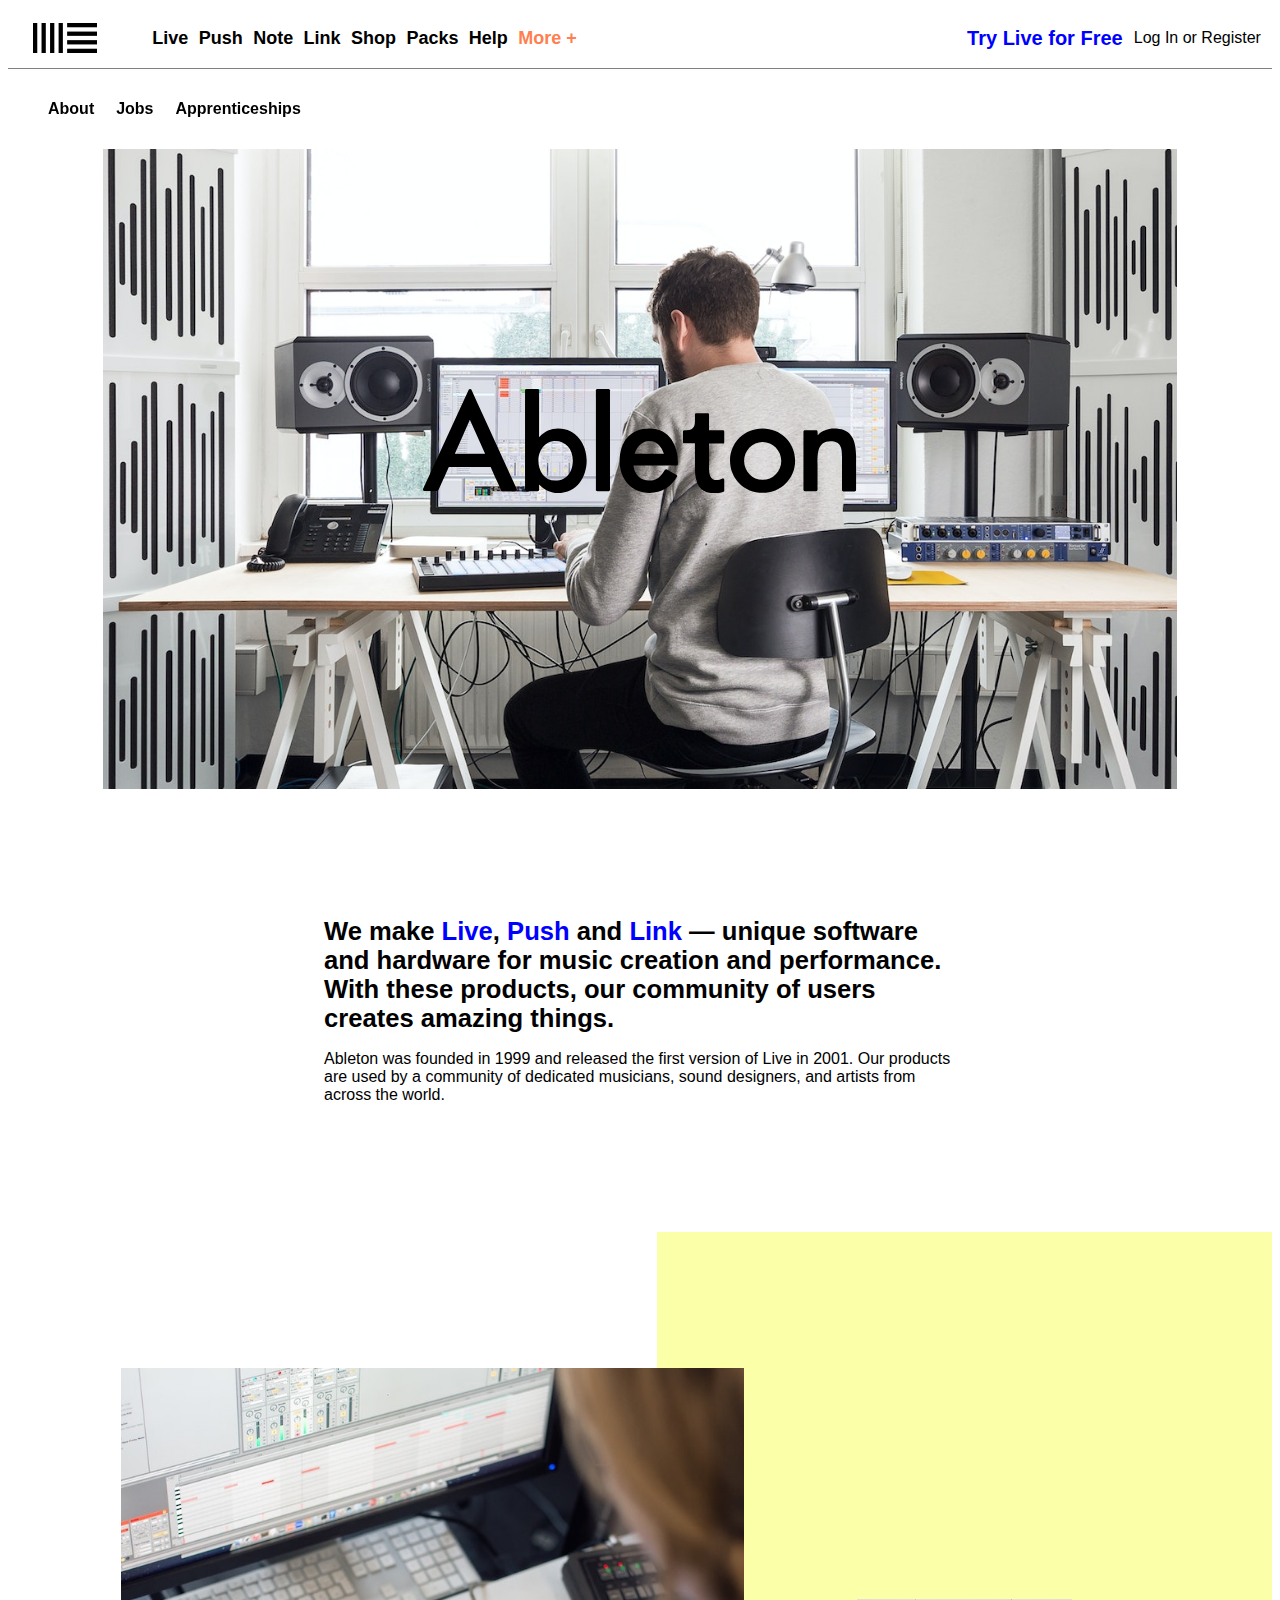
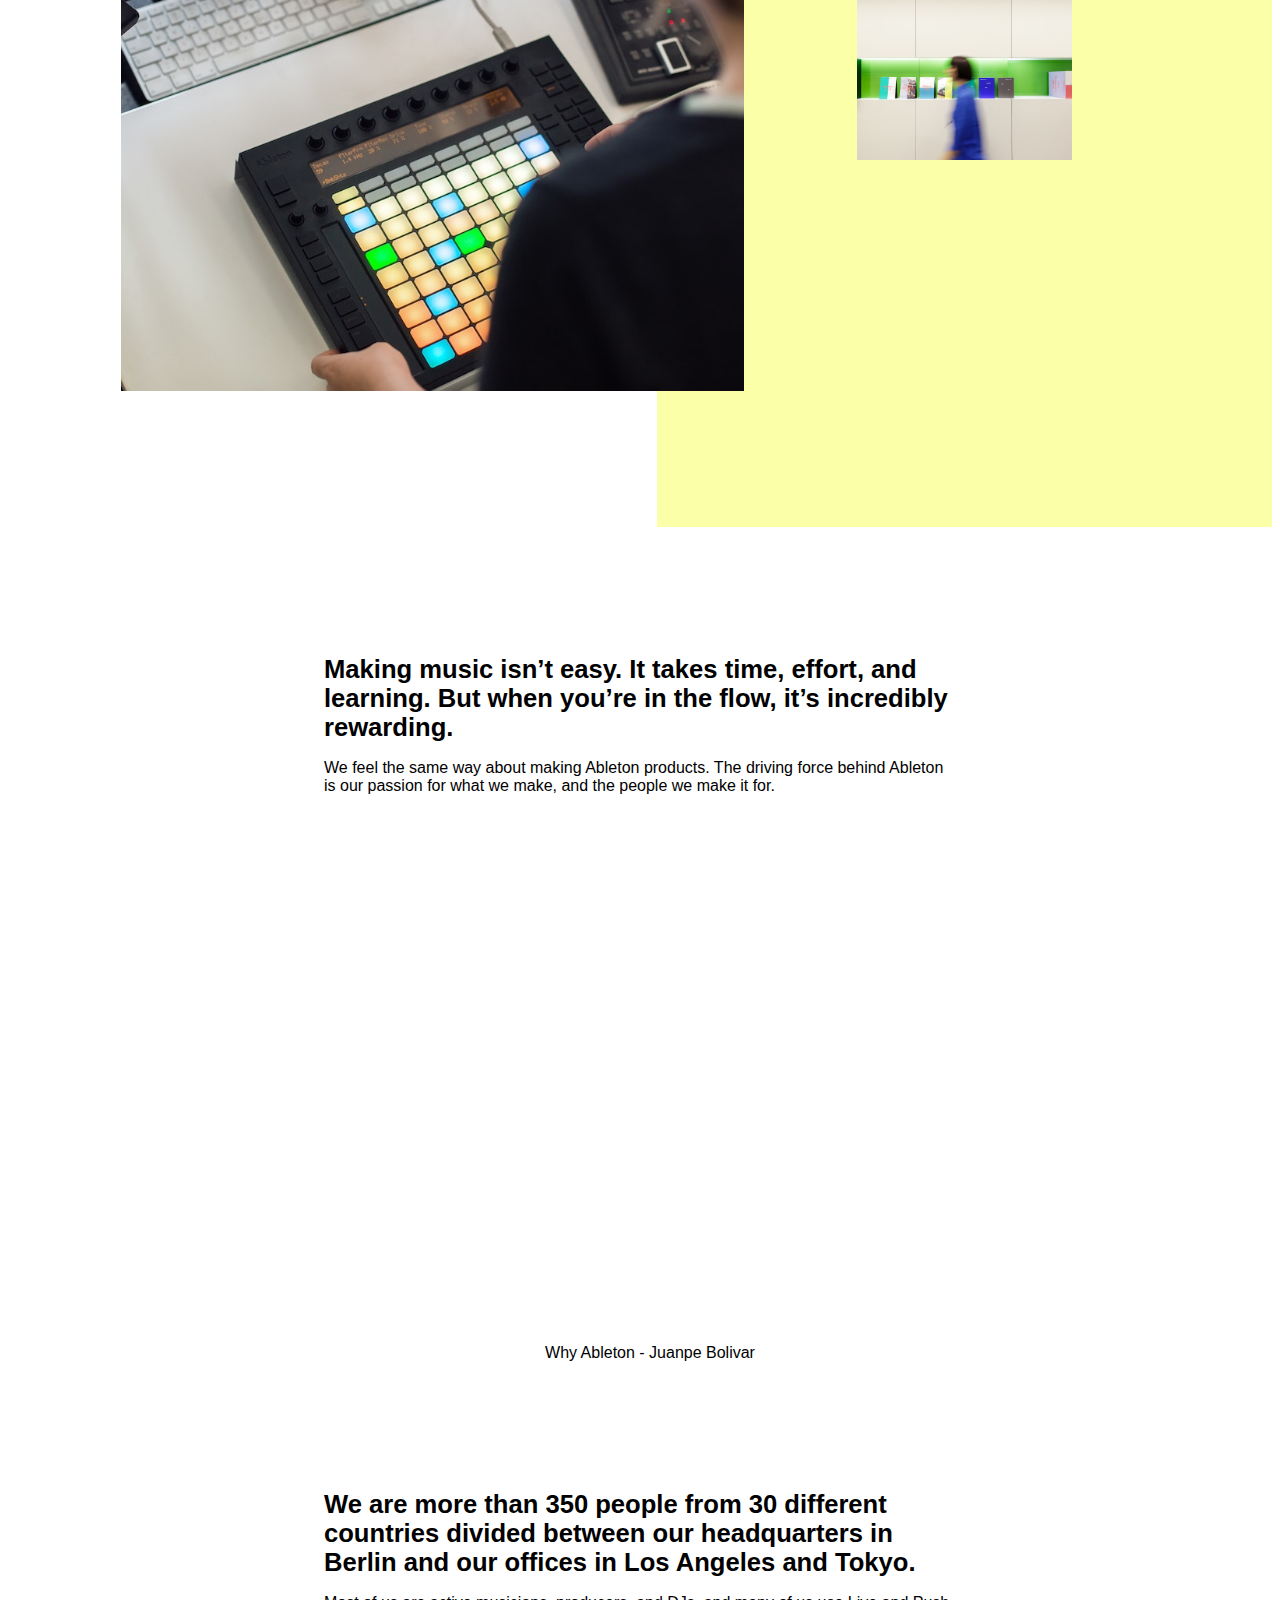
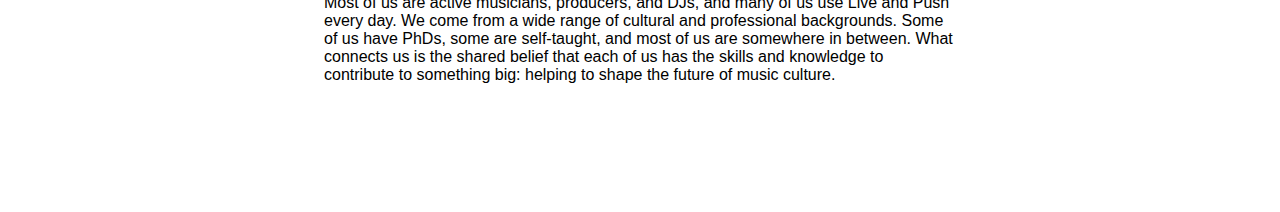
<file: index.html>
<!DOCTYPE html>
<html lang="en">

<head>
    <title>Document</title>
    <link rel="stylesheet" href="index.css">
</head>

<body>
    <div class="container">
        <header>
            <div class="head">
                <img class="icon" src="./assets/asset 3.svg" />
                <ul class="headlist">
                    <li>Live</li>
                    <li>Push</li>
                    <li>Note</li>
                    <li>Link</li>
                    <li>Shop</li>
                    <li>Packs</li>
                    <li>Help</li>
                    <li style="color: coral;">More +</li>
                </ul>
            </div>
            <div class="register"><span style="font-size: 20px;color: blue; font-weight: 600;">Try Live for Free</span>
                <span style="font-size: 16px; font-weight: 500;">Log In or Register</span>
            </div>
        </header>
        <nav>
            <ul class="navlist">
                <li>About</li>
                <li>Jobs</li>
                <li>Apprenticeships</li>
            </ul>
        </nav>
        <div class="hero">
            <img class="heroimg" src="./assets/asset 4.jpeg" />
            <img class="ableton" src="./assets/asset 2.svg" />
        </div>
        <article>
            <h1 style="font-size: 1.6rem;">We make <span style="color: blue;">Live</span>, <span
                    style="color: blue;">Push</span> and <span style="color: blue;">Link</span> — unique software and
                hardware for music creation and performance. With
                these products, our community of users creates amazing things.</h1>
            <p style="font-size: 1rem;">Ableton was founded in 1999 and released the first version of Live in 2001. Our
                products are used by a
                community of dedicated musicians, sound designers, and artists from across the world.</p>
        </article>

        <div class="secondsection">
            <div class="imageinline">
                <img class="sectionimage1" src="./assets/asset 5.jpeg" />
                
            </div>
            <div class="yellowbg">
                <img class="sectionimage2" src="./assets/asset 6.jpeg" />
            </div>

        </div>
        <article>
            <h1 style="font-size: 1.6rem;">Making music isn’t easy. It takes time, effort, and learning. But when you’re
                in the flow, it’s incredibly rewarding.</h1>
            <p style="font-size: 1rem;">We feel the same way about making Ableton products. The driving force behind
                Ableton is our passion for what we make, and the people we make it for.</p>
        </article>
        <div class="video">
            <iframe width="720" height="405" src="https://www.youtube.com/embed/9SbnhgjeyXA"
                title="Why Ableton - Juanpe" frameborder="0"
                allow="accelerometer; autoplay; clipboard-write; encrypted-media; gyroscope; picture-in-picture; web-share"
                allowfullscreen>
            </iframe>

        </div>
        <p style="margin-left: 20px;display: flex;justify-content: center;">Why Ableton - Juanpe Bolivar</p>
        <article>
            <h1 style="font-size: 1.6rem;">We are more than 350 people from 30 different countries divided between our
                headquarters in Berlin and our offices in Los Angeles and Tokyo.</h1>
            <p style="font-size: 1rem;">Most of us are active musicians, producers, and DJs, and many of us use Live and
                Push every day. We come from a wide range of cultural and professional backgrounds. Some of us have
                PhDs, some are self-taught, and most of us are somewhere in between. What connects us is the shared
                belief that each of us has the skills and knowledge to contribute to something big: helping to shape the
                future of music culture.</p>
        </article>

    </div>

</body>

</html>
</file>
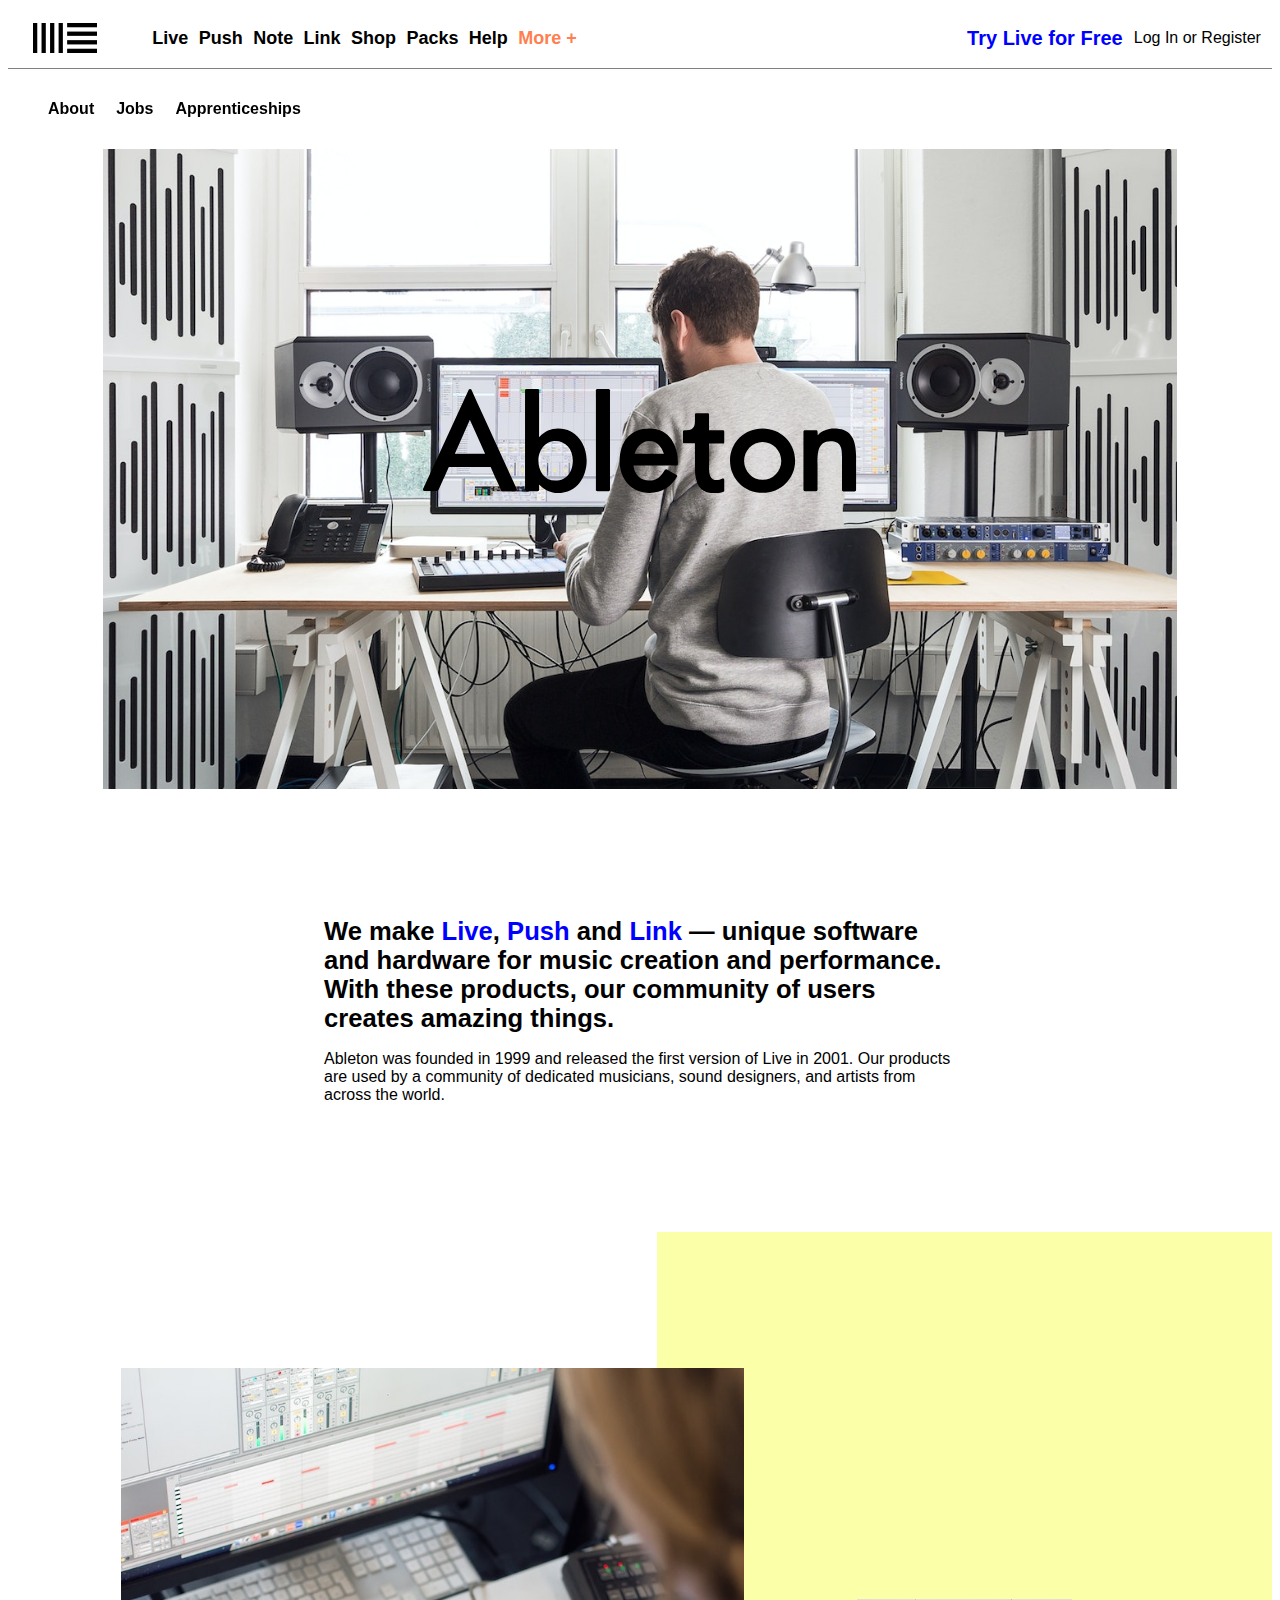
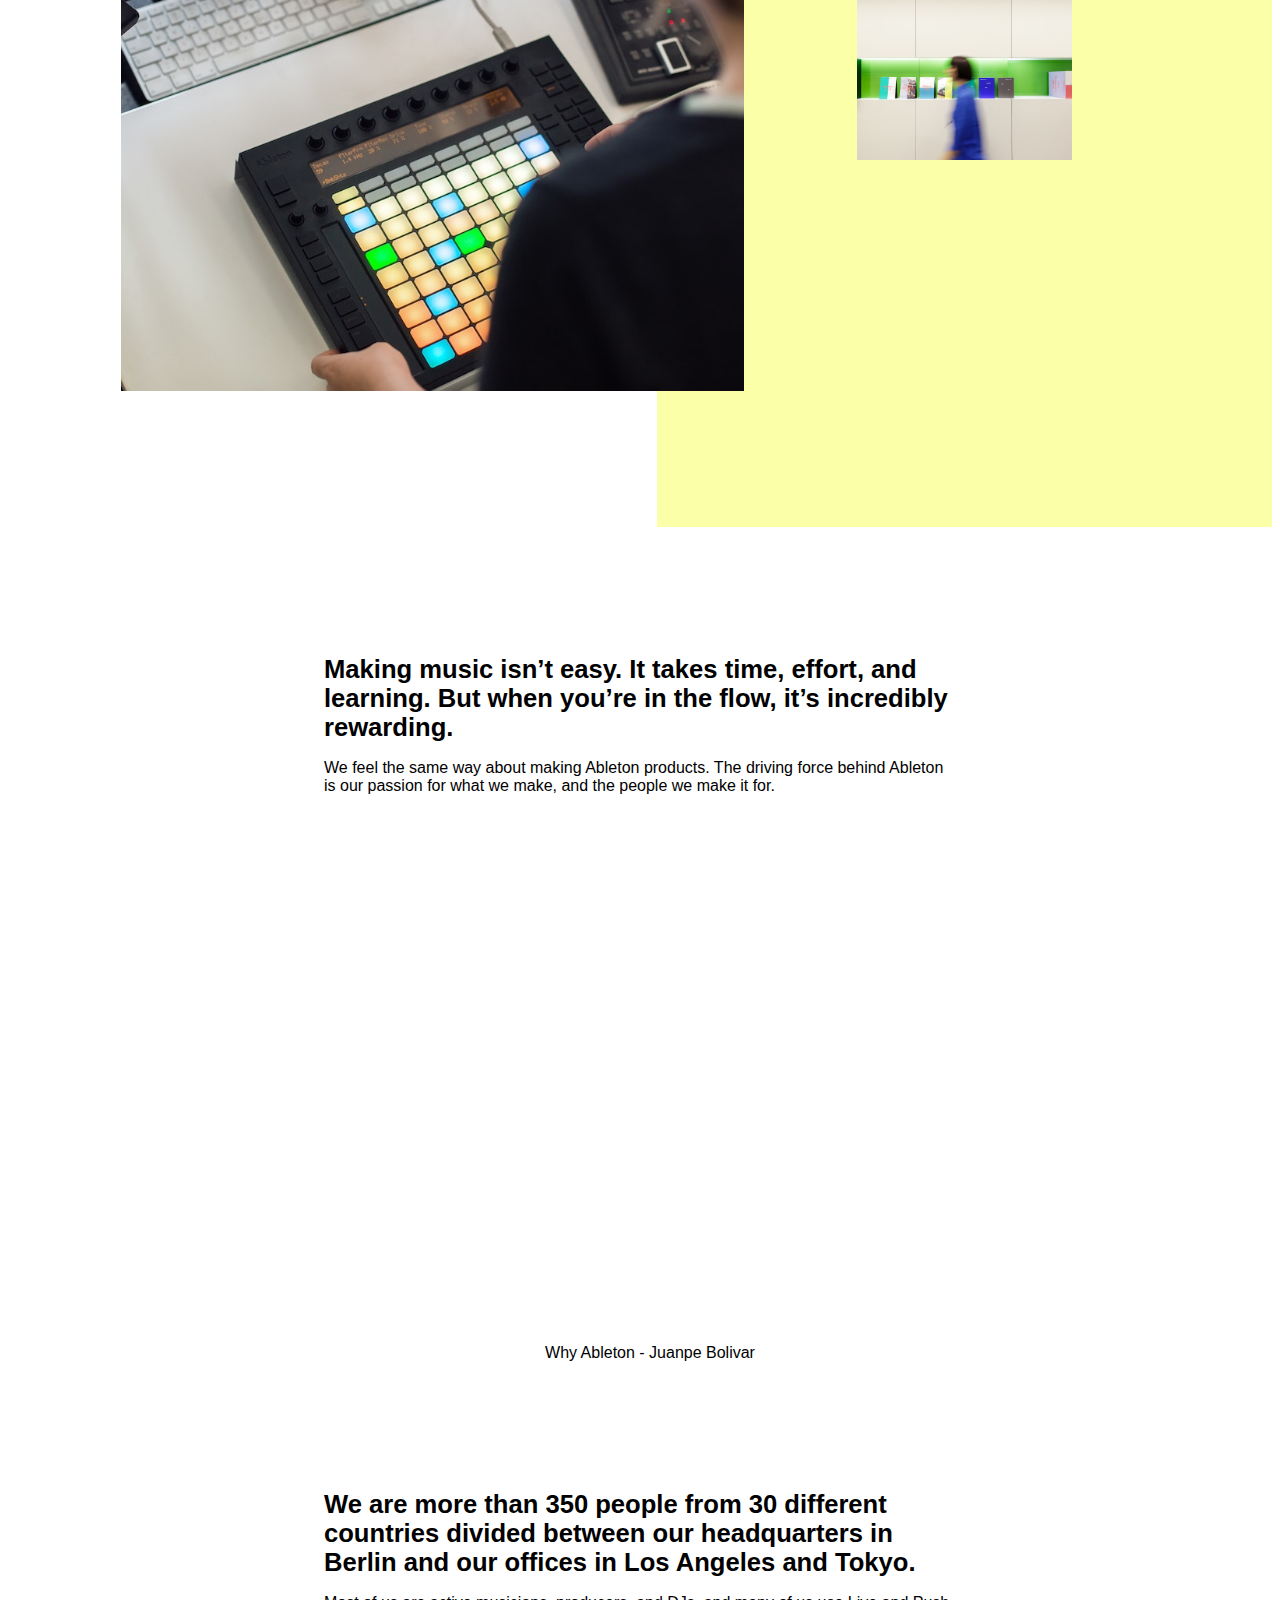
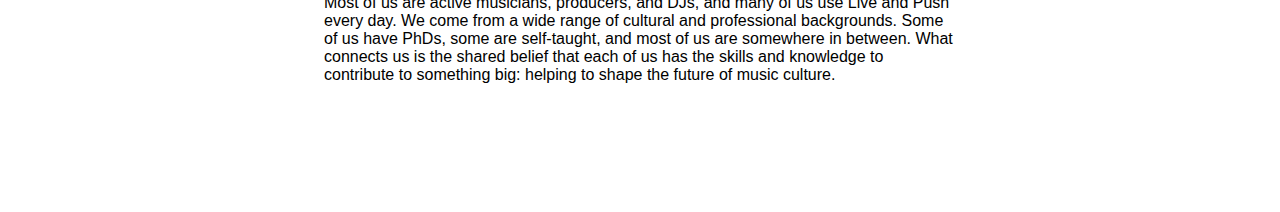
<file: abletonclone.html>
<!DOCTYPE html>
<html lang="en">

<head>
    <title>Document</title>
    <link rel="stylesheet" href="style.css">
</head>

<body>
    <div class="container">
        <header>
            <div class="head">
                <img class="icon" src="./assets/asset 3.svg" />
                <ul class="headlist">
                    <li>Live</li>
                    <li>Push</li>
                    <li>Note</li>
                    <li>Link</li>
                    <li>Shop</li>
                    <li>Packs</li>
                    <li>Help</li>
                    <li style="color: coral;">More +</li>
                </ul>
            </div>
            <div class="register"><span style="font-size: 20px;color: blue; font-weight: 600;">Try Live for Free</span>
                <span style="font-size: 16px; font-weight: 500;">Log In or Register</span>
            </div>
        </header>
        <nav>
            <ul class="navlist">
                <li>About</li>
                <li>Jobs</li>
                <li>Apprenticeships</li>
            </ul>
        </nav>
        <div class="hero">
            <img class="heroimg" src="./assets/asset 4.jpeg" />
            <img class="ableton" src="./assets/asset 2.svg" />
        </div>
        <article>
            <h1 style="font-size: 1.6rem;">We make <span style="color: blue;">Live</span>, <span
                    style="color: blue;">Push</span> and <span style="color: blue;">Link</span> — unique software and
                hardware for music creation and performance. With
                these products, our community of users creates amazing things.</h1>
            <p style="font-size: 1rem;">Ableton was founded in 1999 and released the first version of Live in 2001. Our
                products are used by a
                community of dedicated musicians, sound designers, and artists from across the world.</p>
        </article>

        <div class="secondsection">
            <div class="imageinline">
                <img class="sectionimage1" src="./assets/asset 5.jpeg" />
                
            </div>
            <div class="yellowbg">
                <img class="sectionimage2" src="./assets/asset 6.jpeg" />
            </div>

        </div>
        <article>
            <h1 style="font-size: 1.6rem;">Making music isn’t easy. It takes time, effort, and learning. But when you’re
                in the flow, it’s incredibly rewarding.</h1>
            <p style="font-size: 1rem;">We feel the same way about making Ableton products. The driving force behind
                Ableton is our passion for what we make, and the people we make it for.</p>
        </article>
        <div class="video">
            <iframe width="720" height="405" src="https://www.youtube.com/embed/9SbnhgjeyXA"
                title="Why Ableton - Juanpe" frameborder="0"
                allow="accelerometer; autoplay; clipboard-write; encrypted-media; gyroscope; picture-in-picture; web-share"
                allowfullscreen>
            </iframe>

        </div>
        <p style="margin-left: 20px;display: flex;justify-content: center;">Why Ableton - Juanpe Bolivar</p>
        <article>
            <h1 style="font-size: 1.6rem;">We are more than 350 people from 30 different countries divided between our
                headquarters in Berlin and our offices in Los Angeles and Tokyo.</h1>
            <p style="font-size: 1rem;">Most of us are active musicians, producers, and DJs, and many of us use Live and
                Push every day. We come from a wide range of cultural and professional backgrounds. Some of us have
                PhDs, some are self-taught, and most of us are somewhere in between. What connects us is the shared
                belief that each of us has the skills and knowledge to contribute to something big: helping to shape the
                future of music culture.</p>
        </article>

    </div>

</body>

</html>
</file>
<file: index.css>
*{
    font-family: futura-pt, Avenir, -apple-system, BlinkMacSystemFont, "Segoe UI", Roboto, "Helvetica Neue", Helvetica, Arial, sans-serif;
}
header{
    display: flex;
    justify-content: space-between;
    margin: 0px;
    width: 100%;
    left: 0px;
    top: 0px;
    height: 60px;
}
.head{
    display: flex;
    width: 45%;
    align-items: center;
    
}
.icon{
    height: 30px;
    margin: 15px;
    margin-left: 25px;
}
.headlist{
    width: 80%;
    display: flex;
    justify-content: space-between;
    font-size: 18px;
    font-weight: 600;
    
    
}

li{
    list-style: none;
    display: inline-block;
    
    
}
.register{
    display: flex;
    width: 25%;
    justify-content: space-evenly;
    height: inherit;
    align-items: center;
}
nav{
    display: flex;
    justify-content: flex-start;
    height: 80px;
    align-items: center;
    width: 100%;
    border-top: 1px solid grey;
    position: sticky;
    top: 0px;
    z-index: 10;
    background-color: rgba(255,255,255,0.8);
}
.navlist{
    width: 20%;
    font-size: 1rem;
    font-weight: 600;
    display: flex;
    justify-content: space-between;
    
}
.heroimg{
    width: 85%;
    object-fit: cover;
    height: 40rem
    
}
.hero{
    display: flex;
    justify-content: space-around;
    position: relative;
}
.ableton{
    position: absolute;
    top: 15rem;
    height: 6.5rem;

}
article{
    width: 50%;
    margin: 8rem auto;
    
}
.secondsection{
    position: relative;
    display: flex;
    justify-content: flex-end;
    width: 100%;
}
.yellowbg{
    display: flex;
    justify-content: space-evenly;
    align-items: center;
    height:895px;
    width: 60%;
    background-color: #fbffa7;    
    /* position: relative; */
}
.sectionimage1{
    position: relative;
    left: 100px;
width: 96%;
height: auto;
z-index: 2;
}
.sectionimage2{
    
    width: 35%;
    height: auto;
    z-index: 3;
    
}
.imageinline{
    display: flex;
    justify-content: space-evenly;
    align-items: center;
}

.video{
    display: flex;
    justify-content: center;
}
</file>
<file: style.css>
*{
    font-family: futura-pt, Avenir, -apple-system, BlinkMacSystemFont, "Segoe UI", Roboto, "Helvetica Neue", Helvetica, Arial, sans-serif;
}
header{
    display: flex;
    justify-content: space-between;
    margin: 0px;
    width: 100%;
    left: 0px;
    top: 0px;
    height: 60px;
}
.head{
    display: flex;
    width: 45%;
    align-items: center;
    
}
.icon{
    height: 30px;
    margin: 15px;
    margin-left: 25px;
}
.headlist{
    width: 80%;
    display: flex;
    justify-content: space-between;
    font-size: 18px;
    font-weight: 600;
    
    
}

li{
    list-style: none;
    display: inline-block;
    
    
}
.register{
    display: flex;
    width: 25%;
    justify-content: space-evenly;
    height: inherit;
    align-items: center;
}
nav{
    display: flex;
    justify-content: flex-start;
    height: 80px;
    align-items: center;
    width: 100%;
    border-top: 1px solid grey;
    position: sticky;
    top: 0px;
    z-index: 10;
    background-color: rgba(255,255,255,0.8);
}
.navlist{
    width: 20%;
    font-size: 1rem;
    font-weight: 600;
    display: flex;
    justify-content: space-between;
    
}
.heroimg{
    width: 85%;
    object-fit: cover;
    height: 40rem
    
}
.hero{
    display: flex;
    justify-content: space-around;
    position: relative;
}
.ableton{
    position: absolute;
    top: 15rem;
    height: 6.5rem;

}
article{
    width: 50%;
    margin: 8rem auto;
    
}
.secondsection{
    position: relative;
    display: flex;
    justify-content: flex-end;
    width: 100%;
}
.yellowbg{
    display: flex;
    justify-content: space-evenly;
    align-items: center;
    height:895px;
    width: 60%;
    background-color: #fbffa7;    
    /* position: relative; */
}
.sectionimage1{
    position: relative;
    left: 100px;
width: 96%;
height: auto;
z-index: 2;
}
.sectionimage2{
    
    width: 35%;
    height: auto;
    z-index: 3;
    
}
.imageinline{
    display: flex;
    justify-content: space-evenly;
    align-items: center;
}

.video{
    display: flex;
    justify-content: center;
}
</file>
